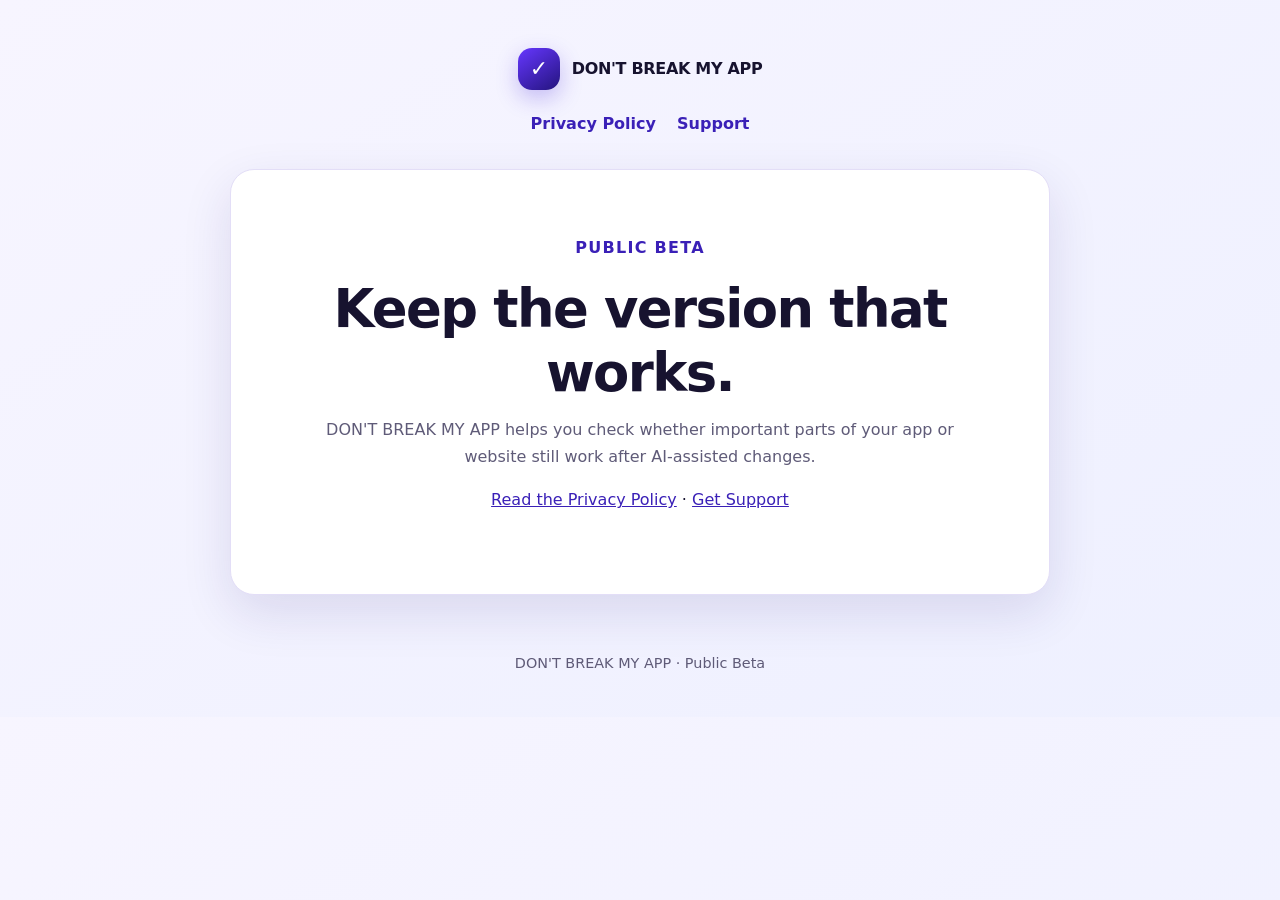
<file: index.html>
<!doctype html>
<html lang="en">
<head>
  <meta charset="utf-8">
  <meta name="viewport" content="width=device-width, initial-scale=1">
  <title>DON'T BREAK MY APP</title>
  <meta name="description" content="Privacy and support for DON'T BREAK MY APP.">
  <link rel="stylesheet" href="styles.css">
</head>
<body>
  <header class="site-header">
    <a class="brand" href="index.html"><span class="brand-mark" aria-hidden="true">✓</span> DON'T BREAK MY APP</a>
    <nav aria-label="Main navigation">
      <a href="privacy.html">Privacy Policy</a>
      <a href="support.html">Support</a>
    </nav>
  </header>
  <main>
    <section class="hero">
      <p class="eyebrow">Public Beta</p>
      <h1>Keep the version that works.</h1>
      <p class="muted">DON'T BREAK MY APP helps you check whether important parts of your app or website still work after AI-assisted changes.</p>
      <p><a href="privacy.html">Read the Privacy Policy</a> · <a href="support.html">Get Support</a></p>
    </section>
  </main>
  <footer>DON'T BREAK MY APP · Public Beta</footer>
</body>
</html>
</file>
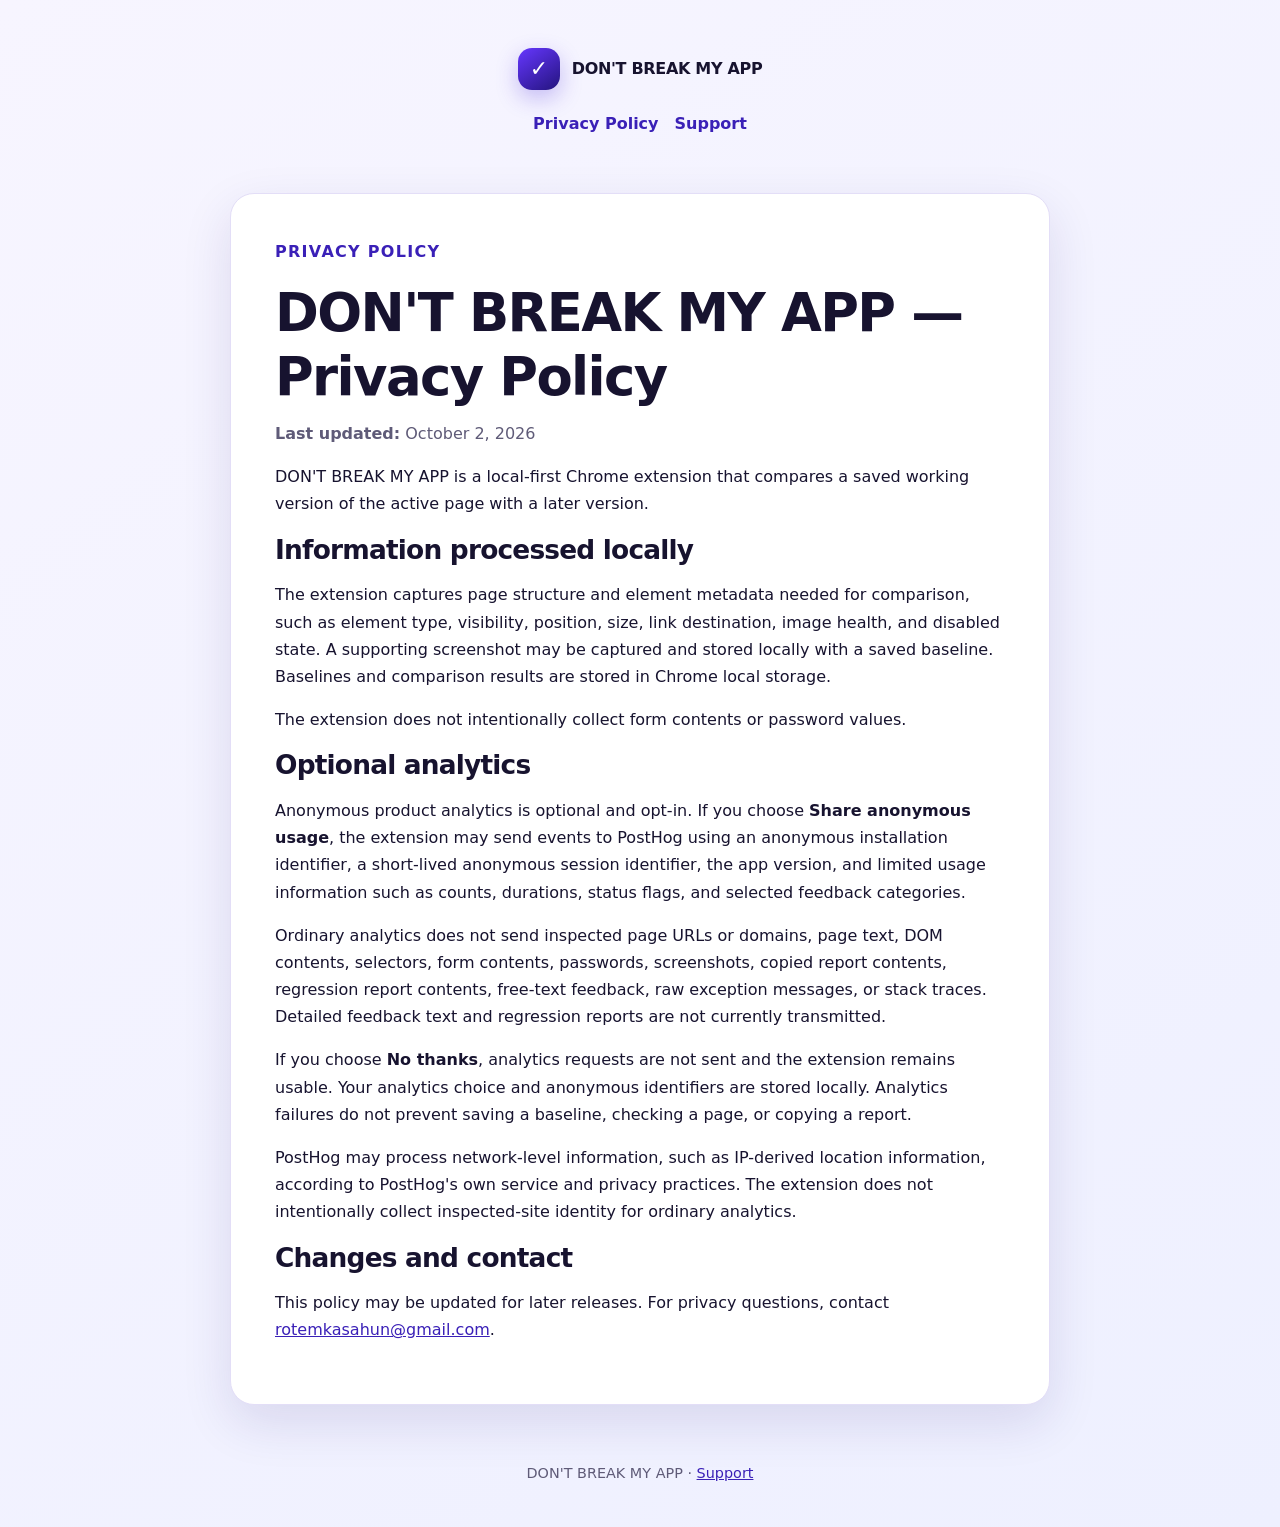
<file: privacy.html>
<!doctype html>
<html lang="en">
<head>
  <meta charset="utf-8">
  <meta name="viewport" content="width=device-width, initial-scale=1">
  <title>DON'T BREAK MY APP — Privacy Policy</title>
  <link rel="stylesheet" href="styles.css">
</head>
<body>
  <header class="site-header">
    <a class="brand" href="index.html"><span class="brand-mark" aria-hidden="true">✓</span> DON'T BREAK MY APP</a>
    <nav aria-label="Main navigation"><a href="privacy.html" aria-current="page">Privacy Policy</a><a href="support.html">Support</a></nav>
  </header>
  <main>
    <article class="card">
      <p class="eyebrow">Privacy Policy</p>
      <h1>DON'T BREAK MY APP — Privacy Policy</h1>
      <p class="muted"><strong>Last updated:</strong> October 2, 2026</p>
      <p>DON'T BREAK MY APP is a local-first Chrome extension that compares a saved working version of the active page with a later version.</p>

      <h2>Information processed locally</h2>
      <p>The extension captures page structure and element metadata needed for comparison, such as element type, visibility, position, size, link destination, image health, and disabled state. A supporting screenshot may be captured and stored locally with a saved baseline. Baselines and comparison results are stored in Chrome local storage.</p>
      <p>The extension does not intentionally collect form contents or password values.</p>

      <h2>Optional analytics</h2>
      <p>Anonymous product analytics is optional and opt-in. If you choose <strong>Share anonymous usage</strong>, the extension may send events to PostHog using an anonymous installation identifier, a short-lived anonymous session identifier, the app version, and limited usage information such as counts, durations, status flags, and selected feedback categories.</p>
      <p>Ordinary analytics does not send inspected page URLs or domains, page text, DOM contents, selectors, form contents, passwords, screenshots, copied report contents, regression report contents, free-text feedback, raw exception messages, or stack traces. Detailed feedback text and regression reports are not currently transmitted.</p>
      <p>If you choose <strong>No thanks</strong>, analytics requests are not sent and the extension remains usable. Your analytics choice and anonymous identifiers are stored locally. Analytics failures do not prevent saving a baseline, checking a page, or copying a report.</p>
      <p>PostHog may process network-level information, such as IP-derived location information, according to PostHog's own service and privacy practices. The extension does not intentionally collect inspected-site identity for ordinary analytics.</p>

      <h2>Changes and contact</h2>
      <p>This policy may be updated for later releases. For privacy questions, contact <a href="mailto:rotemkasahun@gmail.com">rotemkasahun@gmail.com</a>.</p>
    </article>
  </main>
  <footer>DON'T BREAK MY APP · <a href="support.html">Support</a></footer>
</body>
</html>
</file>
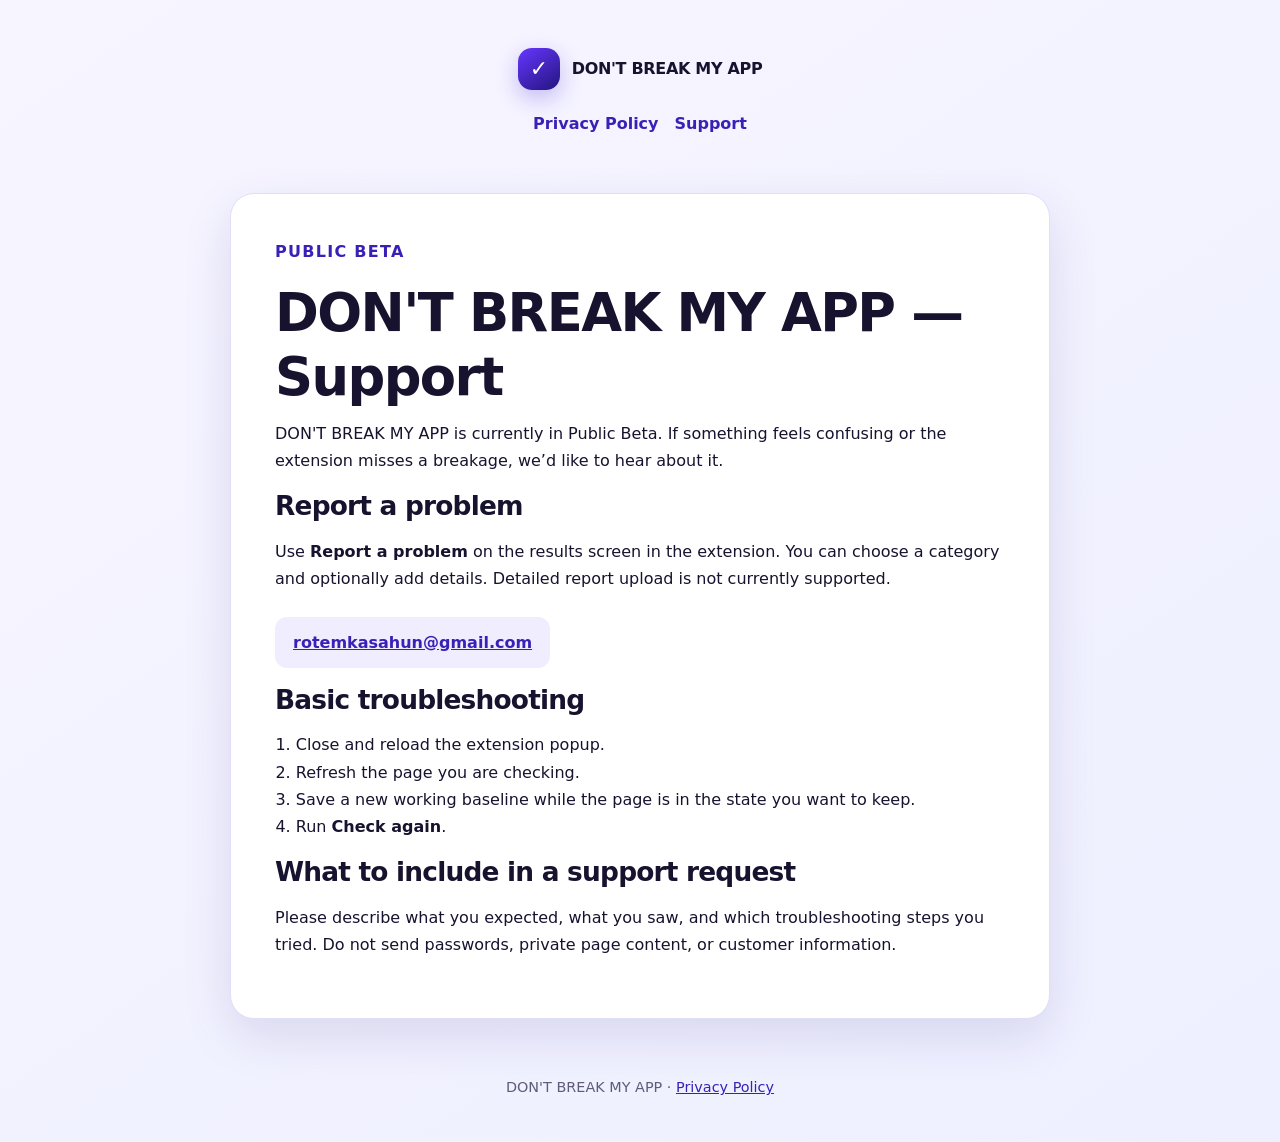
<file: support.html>
<!doctype html>
<html lang="en">
<head>
  <meta charset="utf-8">
  <meta name="viewport" content="width=device-width, initial-scale=1">
  <title>DON'T BREAK MY APP — Support</title>
  <link rel="stylesheet" href="styles.css">
</head>
<body>
  <header class="site-header">
    <a class="brand" href="index.html"><span class="brand-mark" aria-hidden="true">✓</span> DON'T BREAK MY APP</a>
    <nav aria-label="Main navigation"><a href="privacy.html">Privacy Policy</a><a href="support.html" aria-current="page">Support</a></nav>
  </header>
  <main>
    <article class="card">
      <p class="eyebrow">Public Beta</p>
      <h1>DON'T BREAK MY APP — Support</h1>
      <p>DON'T BREAK MY APP is currently in Public Beta. If something feels confusing or the extension misses a breakage, we’d like to hear about it.</p>

      <h2>Report a problem</h2>
      <p>Use <strong>Report a problem</strong> on the results screen in the extension. You can choose a category and optionally add details. Detailed report upload is not currently supported.</p>
      <p class="contact"><a href="mailto:rotemkasahun@gmail.com">rotemkasahun@gmail.com</a></p>

      <h2>Basic troubleshooting</h2>
      <ol>
        <li>Close and reload the extension popup.</li>
        <li>Refresh the page you are checking.</li>
        <li>Save a new working baseline while the page is in the state you want to keep.</li>
        <li>Run <strong>Check again</strong>.</li>
      </ol>

      <h2>What to include in a support request</h2>
      <p>Please describe what you expected, what you saw, and which troubleshooting steps you tried. Do not send passwords, private page content, or customer information.</p>
    </article>
  </main>
  <footer>DON'T BREAK MY APP · <a href="privacy.html">Privacy Policy</a></footer>
</body>
</html>
</file>
<file: styles.css>
:root {
  color-scheme: light;
  --ink: #17132f;
  --muted: #5f5b78;
  --surface: #ffffff;
  --background: #f5f3ff;
  --border: #e3def7;
  --accent: #5632e8;
  --accent-dark: #3a20b7;
  --shadow: 0 18px 50px rgba(42, 25, 117, 0.12);
}

* { box-sizing: border-box; }

body {
  margin: 0;
  background: linear-gradient(145deg, #f7f5ff 0%, #eef0ff 100%);
  color: var(--ink);
  font: 16px/1.7 system-ui, -apple-system, BlinkMacSystemFont, "Segoe UI", sans-serif;
}

a { color: var(--accent-dark); }
a:hover { color: var(--accent); }

.site-header {
  padding: 48px 20px 32px;
  text-align: center;
}

.brand {
  display: inline-flex;
  align-items: center;
  gap: 12px;
  color: var(--ink);
  font-weight: 800;
  letter-spacing: -0.02em;
  text-decoration: none;
}

.brand-mark {
  display: grid;
  width: 42px;
  height: 42px;
  place-items: center;
  border-radius: 14px;
  background: linear-gradient(145deg, #6637ff, #24147e);
  color: #fff;
  box-shadow: 0 8px 22px rgba(68, 36, 216, 0.28);
  font-size: 22px;
}

nav { margin-top: 20px; }
nav a { margin: 0 8px; font-weight: 650; text-decoration: none; }

main {
  width: min(820px, calc(100% - 32px));
  margin: 0 auto 56px;
}

.hero, .card {
  background: var(--surface);
  border: 1px solid var(--border);
  border-radius: 24px;
  box-shadow: var(--shadow);
}

.hero { padding: clamp(28px, 6vw, 64px); text-align: center; }
.card { margin-top: 24px; padding: clamp(24px, 5vw, 44px); }

h1, h2, h3 { line-height: 1.2; letter-spacing: -0.03em; }
h1 { margin: 0 0 12px; font-size: clamp(2rem, 6vw, 3.3rem); }
h2 { margin: 0 0 16px; font-size: 1.65rem; }
h3 { margin: 28px 0 8px; font-size: 1.15rem; }
p { margin: 0 0 16px; }
ul, ol { padding-left: 1.3rem; }
.eyebrow { color: var(--accent-dark); font-weight: 750; letter-spacing: 0.08em; text-transform: uppercase; }
.muted { color: var(--muted); }
.contact {
  display: inline-block;
  margin-top: 8px;
  padding: 12px 18px;
  border-radius: 12px;
  background: #f0edff;
  font-weight: 700;
}

footer { padding: 0 20px 42px; color: var(--muted); text-align: center; font-size: 0.9rem; }

@media (max-width: 560px) {
  .site-header { padding-top: 30px; }
  nav a { display: inline-block; margin: 4px 7px; }
  main { width: min(100% - 20px, 820px); }
  .hero, .card { border-radius: 18px; }
}
</file>
